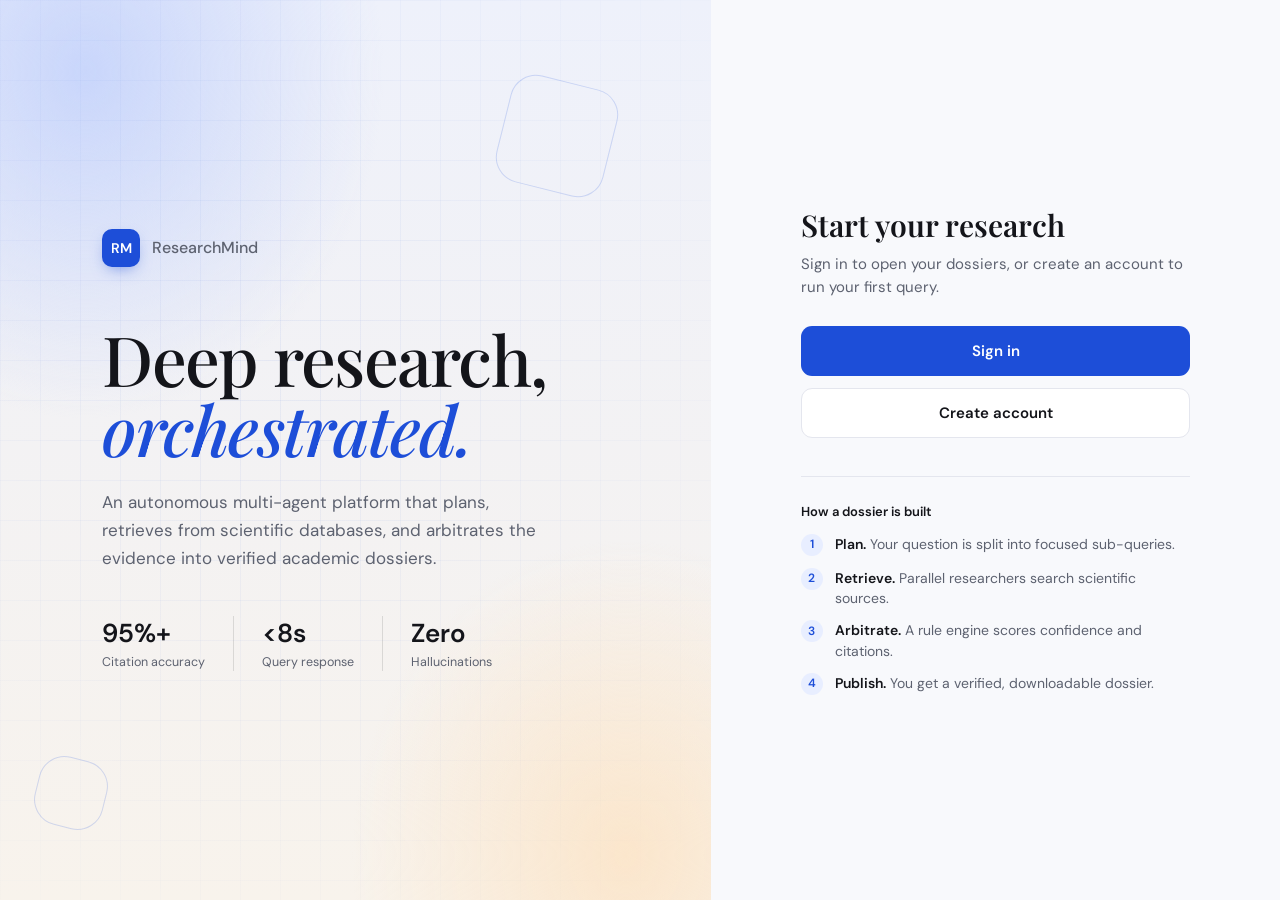
<file: frontend/static/home.html>
<!DOCTYPE html>
<html lang="en">
<head>
<meta charset="utf-8">
<meta name="viewport" content="width=device-width, initial-scale=1, viewport-fit=cover">
<title>ResearchMind — Academic synthesis platform</title>
<link href="https://fonts.googleapis.com/css2?family=DM+Sans:wght@400;500;600&family=Playfair+Display:ital,wght@0,500;0,600;1,500;1,600&display=swap" rel="stylesheet">
<script>
  // Redirect logged-in users straight to the application dashboard
  if (localStorage.getItem("rm_token")) {
    window.location.replace("/app");
  }
</script>
<style>
:root{--ink:#14151a;--muted:#5d6270;--line:#e4e6ee;--blue:#1d4ed8;--blue-d:#1a3fb0;--ring:#dbe5ff}
*{box-sizing:border-box;margin:0}
body{font-family:'DM Sans',system-ui,sans-serif;color:var(--ink);min-height:100vh;display:grid;grid-template-columns:1.25fr 1fr;background:#f8f9fc;animation:homeFadeIn 0.3s ease-out}
@keyframes homeFadeIn{from{opacity:0;transform:translateY(4px)}to{opacity:1;transform:translateY(0)}}
/* left: gradient + grid */
.hero{position:relative;overflow:hidden;display:flex;align-items:center;padding:56px 8vw;
 background:radial-gradient(60% 55% at 12% 8%,#c9d6fb 0%,transparent 70%),radial-gradient(55% 50% at 88% 95%,#fbe6cc 0%,transparent 70%),linear-gradient(180deg,#eef1fb,#f8f3ec)}
.hero::before{content:"";position:absolute;inset:0;background-image:linear-gradient(rgba(29,78,216,.06) 1px,transparent 1px),linear-gradient(90deg,rgba(29,78,216,.06) 1px,transparent 1px);background-size:40px 40px;mask-image:radial-gradient(80% 80% at 40% 40%,#000,transparent)}
.sq{position:absolute;border:1px solid rgba(29,78,216,.18);border-radius:26px;transform:rotate(14deg)}
.sq.a{width:110px;height:110px;top:9%;right:14%}.sq.b{width:70px;height:70px;bottom:8%;left:5%}
.in{position:relative;max-width:540px}
.brand{display:flex;align-items:center;gap:12px;margin-bottom:56px;font-weight:500;color:var(--muted)}
.logo{width:38px;height:38px;border-radius:10px;background:var(--blue);color:#fff;font-weight:600;font-size:14px;display:grid;place-items:center;box-shadow:0 6px 16px -6px rgba(29,78,216,.6)}
h1{font-family:'Playfair Display',serif;font-weight:500;font-size:clamp(44px,5.4vw,72px);line-height:1.02;letter-spacing:-.025em;margin-bottom:24px}
h1 i{color:var(--blue)}
.lead{font-size:17px;line-height:1.65;color:var(--muted);max-width:460px;margin-bottom:44px}
.stats{display:flex;gap:0}
.stats div{padding:0 28px;border-left:1px solid rgba(20,21,26,.12)}
.stats div:first-child{padding-left:0;border:0}
.stats b{display:block;font-size:26px;font-weight:600;letter-spacing:-.01em}
.stats span{font-size:12.5px;color:var(--muted)}
/* right: entry panel */
.side{display:flex;flex-direction:column;justify-content:center;padding:56px 7vw;background:#f8f9fc}
.panel{max-width:400px;width:100%;margin:0 auto}
.panel h2{font-family:'Playfair Display',serif;font-weight:600;font-size:30px;margin-bottom:8px}
.panel>p{font-size:15px;color:var(--muted);line-height:1.55;margin-bottom:26px}
.btn{display:flex;justify-content:center;align-items:center;height:50px;border-radius:11px;font:600 15px 'DM Sans',sans-serif;text-decoration:none;transition:background .15s,border-color .15s}
.btn.p{background:var(--blue);color:#fff;margin-bottom:12px}.btn.p:hover{background:var(--blue-d)}
.btn.s{background:#fff;color:var(--ink);border:1px solid var(--line)}.btn.s:hover{border-color:#c4c9d8}
.btn:focus-visible{outline:3px solid var(--ring);outline-offset:2px}
.how{margin-top:38px;padding-top:26px;border-top:1px solid var(--line)}
.how h3{font-size:13px;font-weight:600;margin-bottom:14px}
.how ol{list-style:none;padding:0;display:grid;gap:12px;counter-reset:s}
.how li{counter-increment:s;display:flex;gap:12px;font-size:14px;color:var(--muted);line-height:1.45}
.how li::before{content:counter(s);flex:none;width:22px;height:22px;border-radius:50%;background:#e8eeff;color:var(--blue);font-size:12px;font-weight:600;display:grid;place-items:center}
.how li b{color:var(--ink);font-weight:600}
@media(max-width:900px){body{grid-template-columns:1fr}.hero{padding:44px 24px}.brand{margin-bottom:36px}.side{padding:40px 24px}.stats div{padding:0 16px}}
</style>
</head>
<body>
<section class="hero">
  <span class="sq a"></span><span class="sq b"></span>
  <div class="in">
    <div class="brand"><div class="logo">RM</div>ResearchMind</div>
    <h1>Deep research,<br><i>orchestrated.</i></h1>
    <p class="lead">An autonomous multi-agent platform that plans, retrieves from scientific databases, and arbitrates the evidence into verified academic dossiers.</p>
    <div class="stats">
      <div><b>95%+</b><span>Citation accuracy</span></div>
      <div><b>&lt;8s</b><span>Query response</span></div>
      <div><b>Zero</b><span>Hallucinations</span></div>
    </div>
  </div>
</section>

<section class="side">
  <div class="panel">
    <h2>Start your research</h2>
    <p>Sign in to open your dossiers, or create an account to run your first query.</p>
    <a class="btn p" href="/login">Sign in</a>
    <a class="btn s" href="/login?mode=signup">Create account</a>
    <div class="how">
      <h3>How a dossier is built</h3>
      <ol>
        <li><span><b>Plan.</b> Your question is split into focused sub-queries.</span></li>
        <li><span><b>Retrieve.</b> Parallel researchers search scientific sources.</span></li>
        <li><span><b>Arbitrate.</b> A rule engine scores confidence and citations.</span></li>
        <li><span><b>Publish.</b> You get a verified, downloadable dossier.</span></li>
      </ol>
    </div>
  </div>
</section>
</body>
</html>
</file>
